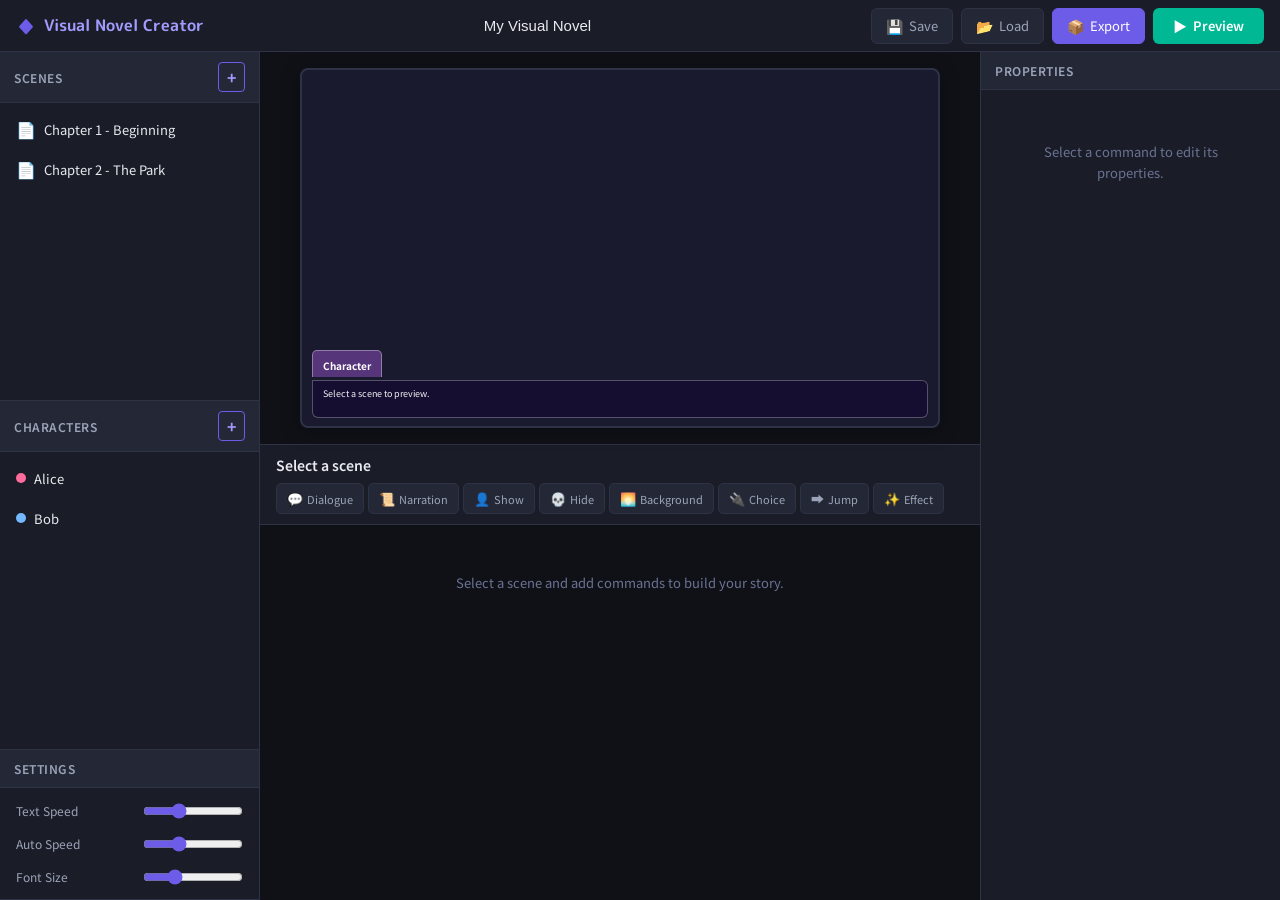
<file: index.html>
<!DOCTYPE html>
<html lang="ja">
<head>
  <meta charset="UTF-8">
  <meta name="viewport" content="width=device-width, initial-scale=1.0">
  <title>Visual Novel Creator</title>
  <link rel="stylesheet" href="css/style.css">
  <link rel="preconnect" href="https://fonts.googleapis.com">
  <link rel="preconnect" href="https://fonts.gstatic.com" crossorigin>
  <link href="https://fonts.googleapis.com/css2?family=Noto+Sans+JP:wght@300;400;500;700&family=M+PLUS+Rounded+1c:wght@400;700&display=swap" rel="stylesheet">
</head>
<body>
  <!-- ===== Top Navigation Bar ===== -->
  <header id="app-header">
    <div class="header-left">
      <div class="logo">
        <span class="logo-icon">&#9830;</span>
        <span class="logo-text">Visual Novel Creator</span>
      </div>
    </div>
    <div class="header-center">
      <input type="text" id="project-title" value="My Visual Novel" placeholder="Project Title">
    </div>
    <div class="header-right">
      <button id="btn-save-project" class="header-btn" title="Save Project">
        <span class="btn-icon">&#128190;</span> Save
      </button>
      <button id="btn-load-project" class="header-btn" title="Load Project">
        <span class="btn-icon">&#128194;</span> Load
      </button>
      <button id="btn-export" class="header-btn btn-accent" title="Export as HTML">
        <span class="btn-icon">&#128230;</span> Export
      </button>
      <button id="btn-preview" class="header-btn btn-primary" title="Preview Game">
        <span class="btn-icon">&#9654;</span> Preview
      </button>
    </div>
  </header>

  <!-- ===== Editor View ===== -->
  <main id="editor-view">
    <!-- Left Sidebar: Scenes & Characters -->
    <aside id="sidebar">
      <!-- Scenes Panel -->
      <div class="sidebar-panel" id="scenes-panel">
        <div class="panel-header">
          <h3>Scenes</h3>
          <button id="btn-add-scene" class="btn-small btn-add" title="Add Scene">+</button>
        </div>
        <div class="panel-content" id="scene-list">
          <!-- Scene items rendered by JS -->
        </div>
      </div>

      <!-- Characters Panel -->
      <div class="sidebar-panel" id="characters-panel">
        <div class="panel-header">
          <h3>Characters</h3>
          <button id="btn-add-character" class="btn-small btn-add" title="Add Character">+</button>
        </div>
        <div class="panel-content" id="character-list">
          <!-- Character items rendered by JS -->
        </div>
      </div>

      <!-- Settings Panel -->
      <div class="sidebar-panel" id="settings-panel">
        <div class="panel-header">
          <h3>Settings</h3>
        </div>
        <div class="panel-content">
          <label class="setting-row">
            <span>Text Speed</span>
            <input type="range" id="setting-text-speed" min="10" max="100" value="40">
          </label>
          <label class="setting-row">
            <span>Auto Speed</span>
            <input type="range" id="setting-auto-speed" min="500" max="5000" value="2000" step="100">
          </label>
          <label class="setting-row">
            <span>Font Size</span>
            <input type="range" id="setting-font-size" min="14" max="28" value="18">
          </label>
        </div>
      </div>
    </aside>

    <!-- Main Editor Area -->
    <section id="editor-main">
      <!-- Scene Preview -->
      <div id="scene-preview-container">
        <div id="scene-preview">
          <div id="preview-bg"></div>
          <div id="preview-characters">
            <div class="preview-char-slot" data-position="left"></div>
            <div class="preview-char-slot" data-position="center"></div>
            <div class="preview-char-slot" data-position="right"></div>
          </div>
          <div id="preview-textbox">
            <div id="preview-name-plate">
              <span id="preview-name">Character</span>
            </div>
            <div id="preview-dialogue-wrap">
              <div id="preview-text">Dialogue text appears here...</div>
            </div>
          </div>
        </div>
      </div>

      <!-- Command Editor -->
      <div id="command-editor">
        <div class="command-editor-header">
          <h3 id="current-scene-name">Select a scene</h3>
          <div class="command-toolbar">
            <button class="cmd-btn" data-type="dialogue" title="Add Dialogue">
              <span>&#128172;</span> Dialogue
            </button>
            <button class="cmd-btn" data-type="narration" title="Add Narration">
              <span>&#128220;</span> Narration
            </button>
            <button class="cmd-btn" data-type="show" title="Show Character">
              <span>&#128100;</span> Show
            </button>
            <button class="cmd-btn" data-type="hide" title="Hide Character">
              <span>&#128128;</span> Hide
            </button>
            <button class="cmd-btn" data-type="bg" title="Change Background">
              <span>&#127749;</span> Background
            </button>
            <button class="cmd-btn" data-type="choice" title="Add Choice">
              <span>&#128268;</span> Choice
            </button>
            <button class="cmd-btn" data-type="jump" title="Jump to Scene">
              <span>&#10145;</span> Jump
            </button>
            <button class="cmd-btn" data-type="effect" title="Add Effect">
              <span>&#10024;</span> Effect
            </button>
          </div>
        </div>
        <div id="command-list">
          <!-- Command items rendered by JS -->
          <div class="empty-state">
            <p>Select a scene and add commands to build your story.</p>
          </div>
        </div>
      </div>
    </section>

    <!-- Right Panel: Properties -->
    <aside id="properties-panel">
      <div class="panel-header">
        <h3>Properties</h3>
      </div>
      <div id="properties-content">
        <div class="empty-state">
          <p>Select a command to edit its properties.</p>
        </div>
      </div>
    </aside>
  </main>

  <!-- ===== Player View (Hidden by default) ===== -->
  <div id="player-view" class="hidden">
    <div id="player-container">
      <!-- Background -->
      <div id="player-bg"></div>

      <!-- Characters Layer -->
      <div id="player-characters">
        <div class="player-char" data-position="left"></div>
        <div class="player-char" data-position="center"></div>
        <div class="player-char" data-position="right"></div>
      </div>

      <!-- Effect overlay -->
      <div id="player-effect-overlay"></div>

      <!-- Choice overlay -->
      <div id="player-choices" class="hidden"></div>

      <!-- Text Box -->
      <div id="player-textbox">
        <div id="player-name-plate">
          <span id="player-char-name"></span>
        </div>
        <div id="player-dialogue-wrap">
          <div id="player-dialogue"></div>
          <div id="player-click-indicator">&#9660;</div>
        </div>
      </div>

      <!-- Player Controls -->
      <div id="player-controls">
        <button id="btn-player-auto" class="player-ctrl-btn" title="Auto">Auto</button>
        <button id="btn-player-skip" class="player-ctrl-btn" title="Skip">Skip</button>
        <button id="btn-player-log" class="player-ctrl-btn" title="Log">Log</button>
        <button id="btn-player-save" class="player-ctrl-btn" title="Save">Save</button>
        <button id="btn-player-load" class="player-ctrl-btn" title="Load">Load</button>
        <button id="btn-player-close" class="player-ctrl-btn btn-close" title="Close">Close</button>
      </div>
    </div>

    <!-- Log Overlay -->
    <div id="player-log-overlay" class="hidden">
      <div id="player-log-content">
        <div class="log-header">
          <h3>Text Log</h3>
          <button id="btn-close-log" class="btn-small">&times;</button>
        </div>
        <div id="log-entries"></div>
      </div>
    </div>

    <!-- Save/Load Overlay -->
    <div id="player-saveload-overlay" class="hidden">
      <div id="player-saveload-content">
        <div class="saveload-header">
          <h3 id="saveload-title">Save</h3>
          <button id="btn-close-saveload" class="btn-small">&times;</button>
        </div>
        <div id="saveload-slots"></div>
      </div>
    </div>
  </div>

  <!-- ===== Modals ===== -->
  <!-- Character Editor Modal -->
  <div id="modal-character" class="modal hidden">
    <div class="modal-backdrop"></div>
    <div class="modal-content">
      <div class="modal-header">
        <h3 id="modal-char-title">Add Character</h3>
        <button class="btn-modal-close">&times;</button>
      </div>
      <div class="modal-body">
        <div class="form-group">
          <label>Character Name</label>
          <input type="text" id="char-name-input" placeholder="e.g. Alice">
        </div>
        <div class="form-group">
          <label>Name Color</label>
          <input type="color" id="char-color-input" value="#ff6b9d">
        </div>
        <div class="form-group">
          <label>Expressions</label>
          <div id="char-expressions">
            <div class="expression-item" data-expression="default">
              <div class="expression-preview">
                <span class="no-image">No Image</span>
              </div>
              <span class="expression-label">Default</span>
              <button class="btn-upload-expression btn-small">Upload</button>
            </div>
          </div>
          <button id="btn-add-expression" class="btn-small btn-add">+ Add Expression</button>
        </div>
      </div>
      <div class="modal-footer">
        <button id="btn-char-cancel" class="btn-secondary">Cancel</button>
        <button id="btn-char-save" class="btn-primary">Save</button>
      </div>
    </div>
  </div>

  <!-- Background Upload Modal -->
  <div id="modal-bg" class="modal hidden">
    <div class="modal-backdrop"></div>
    <div class="modal-content modal-sm">
      <div class="modal-header">
        <h3>Set Background</h3>
        <button class="btn-modal-close">&times;</button>
      </div>
      <div class="modal-body">
        <div class="form-group">
          <label>Upload Background Image</label>
          <div id="bg-upload-area" class="upload-area">
            <p>Click or drag image here</p>
            <input type="file" id="bg-file-input" accept="image/*" class="file-input-hidden">
          </div>
          <div id="bg-preview-area" class="hidden">
            <img id="bg-preview-img" alt="Background preview">
          </div>
        </div>
      </div>
      <div class="modal-footer">
        <button id="btn-bg-cancel" class="btn-secondary">Cancel</button>
        <button id="btn-bg-save" class="btn-primary">Set Background</button>
      </div>
    </div>
  </div>

  <!-- Export Modal -->
  <div id="modal-export" class="modal hidden">
    <div class="modal-backdrop"></div>
    <div class="modal-content modal-sm">
      <div class="modal-header">
        <h3>Export Visual Novel</h3>
        <button class="btn-modal-close">&times;</button>
      </div>
      <div class="modal-body">
        <div class="form-group">
          <label>Project Title</label>
          <input type="text" id="export-title" placeholder="My Visual Novel">
        </div>
        <div class="form-group">
          <label>Author</label>
          <input type="text" id="export-author" placeholder="Author Name">
        </div>
        <p class="export-info">Your visual novel will be exported as a single HTML file that can be opened in any browser.</p>
      </div>
      <div class="modal-footer">
        <button id="btn-export-cancel" class="btn-secondary">Cancel</button>
        <button id="btn-export-confirm" class="btn-primary">Export HTML</button>
      </div>
    </div>
  </div>

  <!-- Background Removal Modal -->
  <div id="modal-bg-remove" class="modal hidden">
    <div class="modal-backdrop"></div>
    <div class="modal-content modal-bg-remove">
      <div class="modal-header">
        <h3>&#10024; Remove Background</h3>
        <button class="btn-modal-close">&times;</button>
      </div>
      <div class="modal-body">
        <div class="bgr-layout">
          <div class="bgr-canvas-area">
            <div class="bgr-canvas-label">Click on background color to remove</div>
            <canvas id="bgr-canvas"></canvas>
          </div>
          <div class="bgr-controls">
            <div class="form-group">
              <label>Tolerance (色の許容範囲)</label>
              <div style="display:flex;align-items:center;gap:8px;">
                <input type="range" id="bgr-tolerance" min="5" max="120" value="30" style="flex:1;accent-color:var(--accent-primary);">
                <span id="bgr-tolerance-val" style="min-width:30px;text-align:right;font-size:13px;">30</span>
              </div>
            </div>
            <div class="bgr-buttons">
              <button id="btn-bgr-auto" class="btn-primary" style="width:100%">&#128247; Auto Detect &amp; Remove</button>
              <button id="btn-bgr-reset" class="btn-secondary" style="width:100%;margin-top:6px">&#8635; Reset</button>
            </div>
            <div class="bgr-tip">
              <strong>使い方:</strong><br>
              1. 画像の背景部分をクリックして色を指定<br>
              2. または「Auto Detect」で自動検出<br>
              3. Toleranceで除去範囲を調整
            </div>
            <div id="bgr-selected-color" class="bgr-color-display hidden">
              <span>Selected Color:</span>
              <span id="bgr-color-swatch"></span>
              <button id="btn-bgr-apply-click" class="btn-primary" style="margin-top:8px;width:100%">Apply Removal</button>
            </div>
          </div>
        </div>
      </div>
      <div class="modal-footer">
        <button id="btn-bgr-cancel" class="btn-secondary">Cancel</button>
        <button id="btn-bgr-confirm" class="btn-primary">&#10003; Use This Image</button>
      </div>
    </div>
  </div>

  <!-- Hidden file inputs -->
  <input type="file" id="load-project-input" accept=".json,.vnproject" class="file-input-hidden">
  <input type="file" id="expression-file-input" accept="image/*" class="file-input-hidden">

  <!-- Scripts -->
  <script src="js/app.js"></script>
  <script src="js/editor.js"></script>
  <script src="js/player.js"></script>
  <script src="js/exporter.js"></script>
</body>
</html>
</file>
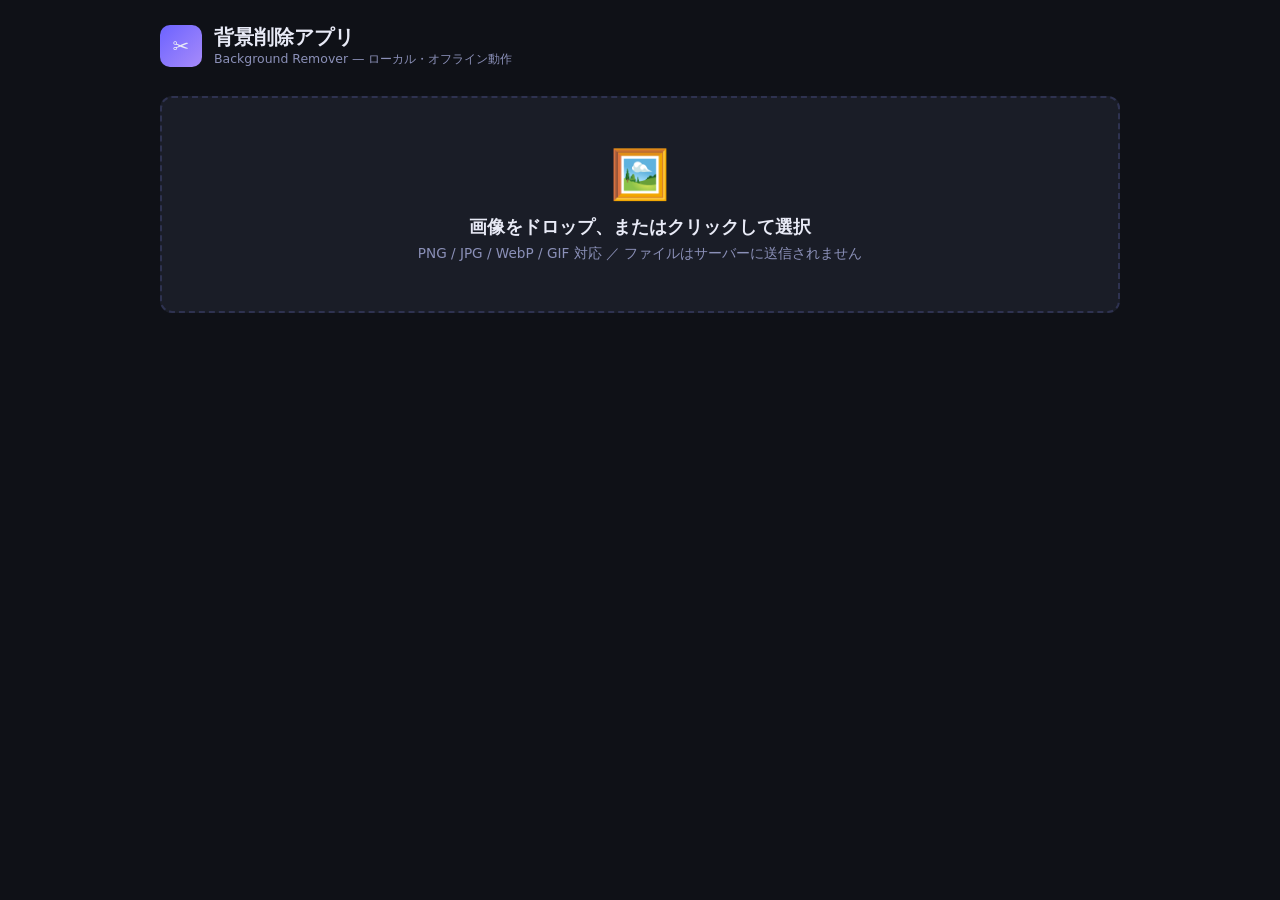
<file: bg-remover.html>
<!DOCTYPE html>
<html lang="ja">
<head>
  <meta charset="UTF-8">
  <meta name="viewport" content="width=device-width, initial-scale=1.0">
  <title>背景削除アプリ / Background Remover</title>
  <style>
    *, *::before, *::after { box-sizing: border-box; margin: 0; padding: 0; }

    :root {
      --bg:        #0f1117;
      --surface:   #1a1d27;
      --surface2:  #22263a;
      --border:    #2e3250;
      --accent:    #6c63ff;
      --accent2:   #a78bfa;
      --text:      #e8eaf6;
      --text-sub:  #8b90b8;
      --danger:    #ef4444;
      --success:   #22c55e;
      --radius:    12px;
    }

    body {
      background: var(--bg);
      color: var(--text);
      font-family: system-ui, -apple-system, 'Segoe UI', sans-serif;
      min-height: 100vh;
      display: flex;
      flex-direction: column;
      align-items: center;
      padding: 24px 16px 48px;
    }

    /* ── Header ────────────────────────────────────── */
    header {
      width: 100%;
      max-width: 960px;
      display: flex;
      align-items: center;
      gap: 12px;
      margin-bottom: 28px;
    }
    .logo-icon {
      width: 42px; height: 42px;
      background: linear-gradient(135deg, var(--accent), var(--accent2));
      border-radius: 10px;
      display: grid; place-items: center;
      font-size: 20px;
    }
    .logo-text h1 { font-size: 1.25rem; font-weight: 700; }
    .logo-text p  { font-size: 0.78rem; color: var(--text-sub); }

    /* ── Upload area ────────────────────────────────── */
    #upload-area {
      width: 100%;
      max-width: 960px;
      border: 2px dashed var(--border);
      border-radius: var(--radius);
      background: var(--surface);
      padding: 48px 24px;
      text-align: center;
      cursor: pointer;
      transition: border-color .2s, background .2s;
    }
    #upload-area.drag-over,
    #upload-area:hover {
      border-color: var(--accent);
      background: #1e2035;
    }
    #upload-area.hidden { display: none; }
    #upload-area .upload-icon { font-size: 48px; margin-bottom: 12px; }
    #upload-area h2 { font-size: 1.1rem; margin-bottom: 6px; }
    #upload-area p  { font-size: 0.85rem; color: var(--text-sub); }
    #file-input { display: none; }

    /* ── Main workspace ─────────────────────────────── */
    #workspace {
      width: 100%;
      max-width: 960px;
      display: none;
      flex-direction: column;
      gap: 16px;
    }
    #workspace.visible { display: flex; }

    /* Toolbar above canvas */
    .toolbar {
      display: flex;
      align-items: center;
      gap: 10px;
      flex-wrap: wrap;
    }
    .toolbar-label {
      font-size: 0.78rem;
      color: var(--text-sub);
      white-space: nowrap;
    }

    /* ── Canvas wrapper ─────────────────────────────── */
    #canvas-wrap {
      position: relative;
      border-radius: var(--radius);
      overflow: auto;
      background:
        linear-gradient(45deg, #555 25%, transparent 25%) 0 0 / 16px 16px,
        linear-gradient(-45deg, #555 25%, transparent 25%) 0 8px / 16px 16px,
        linear-gradient(45deg, transparent 75%, #555 75%) 8px -8px / 16px 16px,
        linear-gradient(-45deg, transparent 75%, #555 75%) -8px 0 / 16px 16px,
        #3a3a3a;
      max-height: 520px;
      border: 1px solid var(--border);
      cursor: crosshair;
    }
    #canvas-wrap canvas {
      display: block;
      max-width: 100%;
    }

    /* Color-pick cursor hint */
    #canvas-wrap.picking { cursor: crosshair; }

    /* ── Controls panel ─────────────────────────────── */
    .panel {
      background: var(--surface);
      border: 1px solid var(--border);
      border-radius: var(--radius);
      padding: 18px 20px;
      display: flex;
      flex-direction: column;
      gap: 14px;
    }
    .panel-row {
      display: flex;
      align-items: center;
      gap: 12px;
      flex-wrap: wrap;
    }
    .panel-row label {
      font-size: 0.85rem;
      color: var(--text-sub);
      white-space: nowrap;
      min-width: 80px;
    }

    /* Tolerance slider */
    #tol-range {
      flex: 1;
      min-width: 120px;
      accent-color: var(--accent);
      cursor: pointer;
    }
    #tol-val {
      font-size: 0.85rem;
      font-variant-numeric: tabular-nums;
      min-width: 30px;
      text-align: right;
      font-weight: 600;
      color: var(--accent2);
    }

    /* Color swatch row */
    #swatch-row { display: none; }
    #swatch-row.visible { display: flex; }
    .color-swatch {
      width: 28px; height: 28px;
      border-radius: 6px;
      border: 2px solid var(--border);
      flex-shrink: 0;
    }
    .swatch-info {
      font-size: 0.8rem;
      color: var(--text-sub);
      display: flex;
      flex-direction: column;
      gap: 2px;
    }
    .swatch-info strong { color: var(--text); font-size: 0.85rem; }

    /* Buttons */
    .btn {
      display: inline-flex;
      align-items: center;
      gap: 6px;
      padding: 9px 16px;
      border-radius: 8px;
      border: none;
      font-size: 0.85rem;
      font-weight: 600;
      cursor: pointer;
      transition: opacity .15s, transform .1s;
      white-space: nowrap;
    }
    .btn:active { transform: scale(.97); }
    .btn:disabled { opacity: .4; cursor: default; }
    .btn-primary   { background: var(--accent); color: #fff; }
    .btn-secondary { background: var(--surface2); color: var(--text); border: 1px solid var(--border); }
    .btn-danger    { background: var(--danger); color: #fff; }
    .btn-success   { background: var(--success); color: #fff; }
    .btn-sm { padding: 6px 12px; font-size: 0.78rem; }

    /* ── Mode pills ─────────────────────────────────── */
    .mode-group {
      display: flex;
      gap: 6px;
      background: var(--surface2);
      border: 1px solid var(--border);
      border-radius: 8px;
      padding: 4px;
    }
    .mode-btn {
      padding: 5px 12px;
      border-radius: 6px;
      border: none;
      background: transparent;
      color: var(--text-sub);
      font-size: 0.8rem;
      font-weight: 600;
      cursor: pointer;
      transition: background .15s, color .15s;
    }
    .mode-btn.active {
      background: var(--accent);
      color: #fff;
    }

    /* ── Status bar ─────────────────────────────────── */
    #status {
      font-size: 0.8rem;
      color: var(--text-sub);
      min-height: 20px;
      display: flex;
      align-items: center;
      gap: 6px;
    }
    #status .dot {
      width: 7px; height: 7px;
      border-radius: 50%;
      background: var(--text-sub);
    }
    #status.busy .dot { background: var(--accent); animation: pulse 1s infinite; }
    #status.ok   .dot { background: var(--success); }
    @keyframes pulse {
      0%,100% { opacity: 1; } 50% { opacity: .3; }
    }

    /* ── Tips ───────────────────────────────────────── */
    .tips {
      font-size: 0.78rem;
      color: var(--text-sub);
      line-height: 1.7;
      background: var(--surface2);
      border-left: 3px solid var(--accent);
      border-radius: 0 8px 8px 0;
      padding: 10px 14px;
    }
    .tips strong { color: var(--accent2); }

    /* ── Action row ─────────────────────────────────── */
    .action-row {
      display: flex;
      gap: 10px;
      flex-wrap: wrap;
    }

    /* ── Upload new ─────────────────────────────────── */
    #btn-new {
      font-size: 0.78rem;
      color: var(--text-sub);
      background: none;
      border: none;
      cursor: pointer;
      text-decoration: underline;
    }
    #btn-new:hover { color: var(--text); }
  </style>
</head>
<body>

  <header>
    <div class="logo-icon">✂️</div>
    <div class="logo-text">
      <h1>背景削除アプリ</h1>
      <p>Background Remover — ローカル・オフライン動作</p>
    </div>
  </header>

  <!-- ── Upload zone ── -->
  <div id="upload-area">
    <div class="upload-icon">🖼️</div>
    <h2>画像をドロップ、またはクリックして選択</h2>
    <p>PNG / JPG / WebP / GIF 対応 ／ ファイルはサーバーに送信されません</p>
    <input type="file" id="file-input" accept="image/*">
  </div>

  <!-- ── Main workspace ── -->
  <div id="workspace">

    <!-- Toolbar -->
    <div class="toolbar">
      <span class="toolbar-label">表示モード:</span>
      <div class="mode-group">
        <button class="mode-btn active" id="mode-result">処理後</button>
        <button class="mode-btn" id="mode-original">元画像</button>
      </div>
      <button id="btn-new" style="margin-left:auto">別の画像を開く</button>
    </div>

    <!-- Canvas -->
    <div id="canvas-wrap">
      <canvas id="main-canvas"></canvas>
    </div>

    <!-- Status -->
    <div id="status"><span class="dot"></span><span id="status-text">画像の背景部分をクリックして色を選択してください</span></div>

    <!-- Controls panel -->
    <div class="panel">

      <!-- Tolerance -->
      <div class="panel-row">
        <label for="tol-range">許容誤差</label>
        <input type="range" id="tol-range" min="5" max="120" value="30">
        <span id="tol-val">30</span>
      </div>

      <!-- Selected color -->
      <div class="panel-row" id="swatch-row">
        <label>選択色</label>
        <div id="swatch" class="color-swatch"></div>
        <div class="swatch-info">
          <strong id="swatch-hex">#000000</strong>
          <span id="swatch-rgb">rgb(0, 0, 0)</span>
        </div>
        <button class="btn btn-primary btn-sm" id="btn-apply-click">この色を除去</button>
      </div>

      <!-- Action buttons -->
      <div class="action-row">
        <button class="btn btn-primary" id="btn-auto">⚡ 自動検出 &amp; 除去</button>
        <button class="btn btn-secondary" id="btn-reset">↺ リセット</button>
        <button class="btn btn-success" id="btn-download" disabled>⬇ PNG 保存</button>
      </div>

      <!-- Tips -->
      <div class="tips">
        <strong>使い方:</strong><br>
        1. <strong>クリック除去</strong> — キャンバス上の背景部分をクリックして色を選び「この色を除去」<br>
        2. <strong>自動検出</strong> — 四隅の色を背景と見なして一括除去<br>
        3. <strong>許容誤差</strong> で除去する色の幅を調整（大きいほど広範囲）<br>
        4. 複数回クリックして除去を重ねることができます<br>
        5. 満足したら <strong>PNG 保存</strong> でダウンロード
      </div>
    </div>
  </div>

  <script>
  (() => {
    'use strict';

    /* ── State ───────────────────────────────────────── */
    const state = {
      original: null,   // ImageData (original)
      current:  null,   // ImageData (working copy)
      selectedColor: null,  // [r, g, b]
      showResult: true,
    };

    /* ── DOM refs ────────────────────────────────────── */
    const uploadArea  = document.getElementById('upload-area');
    const fileInput   = document.getElementById('file-input');
    const workspace   = document.getElementById('workspace');
    const canvas      = document.getElementById('main-canvas');
    const ctx         = canvas.getContext('2d', { willReadFrequently: true });
    const tolRange    = document.getElementById('tol-range');
    const tolVal      = document.getElementById('tol-val');
    const swatchRow   = document.getElementById('swatch-row');
    const swatch      = document.getElementById('swatch');
    const swatchHex   = document.getElementById('swatch-hex');
    const swatchRgb   = document.getElementById('swatch-rgb');
    const btnApply    = document.getElementById('btn-apply-click');
    const btnAuto     = document.getElementById('btn-auto');
    const btnReset    = document.getElementById('btn-reset');
    const btnDownload = document.getElementById('btn-download');
    const btnNew      = document.getElementById('btn-new');
    const modeResult  = document.getElementById('mode-result');
    const modeOriginal= document.getElementById('mode-original');
    const statusEl    = document.getElementById('status');
    const statusText  = document.getElementById('status-text');

    /* ── Helpers ─────────────────────────────────────── */
    function setStatus(msg, type = '') {
      statusText.textContent = msg;
      statusEl.className = type;
    }

    function rgbToHex(r, g, b) {
      return '#' + [r,g,b].map(v => v.toString(16).padStart(2,'0')).join('');
    }

    function getTolerance() {
      return parseInt(tolRange.value, 10);
    }

    /* ── Load image ──────────────────────────────────── */
    function loadImage(file) {
      if (!file || !file.type.startsWith('image/')) {
        setStatus('画像ファイルを選択してください', '');
        return;
      }
      const reader = new FileReader();
      reader.onload = (e) => initCanvas(e.target.result, file.name);
      reader.readAsDataURL(file);
    }

    function initCanvas(dataUrl, filename) {
      const img = new Image();
      img.onload = () => {
        // Scale down for display (max 880px wide or 500px tall)
        const maxW = 880, maxH = 500;
        let w = img.width, h = img.height;
        if (w > maxW) { h = Math.round(h * maxW / w); w = maxW; }
        if (h > maxH) { w = Math.round(w * maxH / h); h = maxH; }

        canvas.width  = w;
        canvas.height = h;
        canvas.style.width  = w + 'px';
        canvas.style.height = h + 'px';

        ctx.clearRect(0, 0, w, h);
        ctx.drawImage(img, 0, 0, w, h);

        const imageData = ctx.getImageData(0, 0, w, h);
        state.original = cloneImageData(imageData);
        state.current  = cloneImageData(imageData);
        state.selectedColor = null;
        state.showResult = true;

        swatchRow.classList.remove('visible');
        modeResult.classList.add('active');
        modeOriginal.classList.remove('active');
        btnDownload.disabled = false;

        uploadArea.classList.add('hidden');
        workspace.classList.add('visible');

        setStatus(`「${filename}」を読み込みました — 背景をクリックして色を選択してください`, 'ok');
        setTimeout(() => setStatus('背景部分をクリックして色を選択してください'), 2000);
      };
      img.src = dataUrl;
    }

    /* ── ImageData clone ─────────────────────────────── */
    function cloneImageData(src) {
      return new ImageData(new Uint8ClampedArray(src.data), src.width, src.height);
    }

    /* ── Flood-fill background removal ──────────────── */
    function removeColorByFloodFill(bgR, bgG, bgB) {
      if (!state.current) return;
      const src = state.current;
      const newData = new Uint8ClampedArray(src.data);
      const w = src.width, h = src.height;
      const tol = getTolerance();
      const visited = new Uint8Array(w * h);

      const colorMatch = (di) => {
        const dr = newData[di]   - bgR;
        const dg = newData[di+1] - bgG;
        const db = newData[di+2] - bgB;
        return (dr*dr + dg*dg + db*db) <= tol * tol;
      };

      // BFS from all four corners
      const queue = new Int32Array(w * h);
      let head = 0, tail = 0;
      [[0,0],[w-1,0],[0,h-1],[w-1,h-1]].forEach(([cx, cy]) => {
        const idx = cy * w + cx;
        if (!visited[idx]) { visited[idx] = 1; queue[tail++] = idx; }
      });

      while (head < tail) {
        const pixIdx = queue[head++];
        const di = pixIdx * 4;
        if (!colorMatch(di)) continue;

        // Make fully transparent
        newData[di + 3] = 0;

        const x = pixIdx % w;
        const y = (pixIdx / w) | 0;

        const tryPush = (ni) => {
          if (!visited[ni]) { visited[ni] = 1; queue[tail++] = ni; }
        };
        if (x > 0)   tryPush(pixIdx - 1);
        if (x < w-1) tryPush(pixIdx + 1);
        if (y > 0)   tryPush(pixIdx - w);
        if (y < h-1) tryPush(pixIdx + w);
      }

      // Soft edge: for semi-transparent fringe pixels near removed area
      applyEdgeSoftening(newData, w, h);

      state.current = new ImageData(newData, w, h);
      redraw();
    }

    /* ── Edge softening (reduce harsh borders) ─────── */
    function applyEdgeSoftening(data, w, h) {
      // For each transparent pixel, blend neighbours that are opaque → reduce fringe
      // Simple single-pass alpha erosion on boundary pixels
      const copy = new Uint8ClampedArray(data);
      for (let y = 1; y < h - 1; y++) {
        for (let x = 1; x < w - 1; x++) {
          const i = (y * w + x) * 4;
          if (copy[i + 3] === 0) continue; // already transparent
          // Count transparent neighbours
          let transp = 0;
          const ns = [
            ((y-1)*w + x)*4, ((y+1)*w + x)*4,
            (y*w + x-1)*4,   (y*w + x+1)*4,
          ];
          for (const ni of ns) if (copy[ni+3] === 0) transp++;
          if (transp >= 2) {
            // Partially fade this pixel
            data[i + 3] = Math.round(copy[i + 3] * (1 - transp * 0.18));
          }
        }
      }
    }

    /* ── Redraw canvas ───────────────────────────────── */
    function redraw() {
      const imageData = state.showResult ? state.current : state.original;
      ctx.clearRect(0, 0, canvas.width, canvas.height);
      ctx.putImageData(imageData, 0, 0);
    }

    /* ── Auto-detect ─────────────────────────────────── */
    function autoRemove() {
      if (!state.current) return;
      setStatus('自動検出中...', 'busy');

      // Use Web Worker-like technique: defer to next frame so UI can update
      requestAnimationFrame(() => {
        const data = state.current.data;
        // Top-left corner pixel as background color
        const bgR = data[0], bgG = data[1], bgB = data[2];
        removeColorByFloodFill(bgR, bgG, bgB);
        setStatus('背景を除去しました。さらに除去したい箇所があればクリックしてください', 'ok');
      });
    }

    /* ── Reset ───────────────────────────────────────── */
    function resetImage() {
      if (!state.original) return;
      state.current = cloneImageData(state.original);
      state.selectedColor = null;
      state.showResult = true;
      swatchRow.classList.remove('visible');
      modeResult.classList.add('active');
      modeOriginal.classList.remove('active');
      redraw();
      setStatus('元の画像に戻しました', '');
    }

    /* ── Download PNG ─────────────────────────────────── */
    function downloadPng() {
      if (!state.current) return;
      // Temporarily draw current result
      const tmp = document.createElement('canvas');
      tmp.width  = canvas.width;
      tmp.height = canvas.height;
      const tc = tmp.getContext('2d');
      tc.putImageData(state.current, 0, 0);
      const url = tmp.toDataURL('image/png');
      const a = document.createElement('a');
      a.href = url;
      a.download = 'bg_removed.png';
      a.click();
      setStatus('PNG を保存しました', 'ok');
    }

    /* ── Canvas click: pick color ────────────────────── */
    canvas.addEventListener('click', (e) => {
      if (!state.current) return;
      const rect = canvas.getBoundingClientRect();
      const scaleX = canvas.width  / rect.width;
      const scaleY = canvas.height / rect.height;
      const x = Math.floor((e.clientX - rect.left)  * scaleX);
      const y = Math.floor((e.clientY - rect.top)   * scaleY);

      const pixel = ctx.getImageData(x, y, 1, 1).data;
      const r = pixel[0], g = pixel[1], b = pixel[2];
      state.selectedColor = [r, g, b];

      swatch.style.background = `rgb(${r},${g},${b})`;
      swatchHex.textContent   = rgbToHex(r, g, b);
      swatchRgb.textContent   = `rgb(${r}, ${g}, ${b})`;
      swatchRow.classList.add('visible');

      setStatus(`色を選択しました: ${rgbToHex(r, g, b)} — 「この色を除去」をクリックしてください`, '');
    });

    /* ── Tolerance slider ───────────────────────────── */
    tolRange.addEventListener('input', () => {
      tolVal.textContent = tolRange.value;
    });

    /* ── Buttons ────────────────────────────────────── */
    btnApply.addEventListener('click', () => {
      if (!state.selectedColor) return;
      const [r, g, b] = state.selectedColor;
      setStatus('除去中...', 'busy');
      requestAnimationFrame(() => {
        removeColorByFloodFill(r, g, b);
        setStatus('除去しました。続けてクリックするか、PNG を保存してください', 'ok');
      });
    });

    btnAuto.addEventListener('click', autoRemove);
    btnReset.addEventListener('click', resetImage);
    btnDownload.addEventListener('click', downloadPng);
    btnNew.addEventListener('click', () => {
      uploadArea.classList.remove('hidden');
      workspace.classList.remove('visible');
      fileInput.value = '';
    });

    /* ── View mode toggle ───────────────────────────── */
    modeResult.addEventListener('click', () => {
      state.showResult = true;
      modeResult.classList.add('active');
      modeOriginal.classList.remove('active');
      redraw();
    });
    modeOriginal.addEventListener('click', () => {
      state.showResult = false;
      modeOriginal.classList.add('active');
      modeResult.classList.remove('active');
      redraw();
    });

    /* ── File input & drag-and-drop ─────────────────── */
    uploadArea.addEventListener('click', () => fileInput.click());
    fileInput.addEventListener('change', (e) => {
      if (e.target.files[0]) loadImage(e.target.files[0]);
    });

    uploadArea.addEventListener('dragover', (e) => {
      e.preventDefault();
      uploadArea.classList.add('drag-over');
    });
    uploadArea.addEventListener('dragleave', () => {
      uploadArea.classList.remove('drag-over');
    });
    uploadArea.addEventListener('drop', (e) => {
      e.preventDefault();
      uploadArea.classList.remove('drag-over');
      const file = e.dataTransfer.files[0];
      if (file) loadImage(file);
    });

    // Also accept drops anywhere on the page when upload is shown
    document.addEventListener('dragover', (e) => e.preventDefault());
    document.addEventListener('drop', (e) => {
      e.preventDefault();
      if (!workspace.classList.contains('visible')) {
        const file = e.dataTransfer.files[0];
        if (file) loadImage(file);
      }
    });

    /* ── Keyboard shortcut: R = reset, D = download ── */
    document.addEventListener('keydown', (e) => {
      if (!workspace.classList.contains('visible')) return;
      if (e.target.tagName === 'INPUT') return;
      if (e.key === 'r' || e.key === 'R') resetImage();
      if (e.key === 'd' || e.key === 'D') downloadPng();
      if (e.key === 'a' || e.key === 'A') autoRemove();
    });
  })();
  </script>
</body>
</html>
</file>
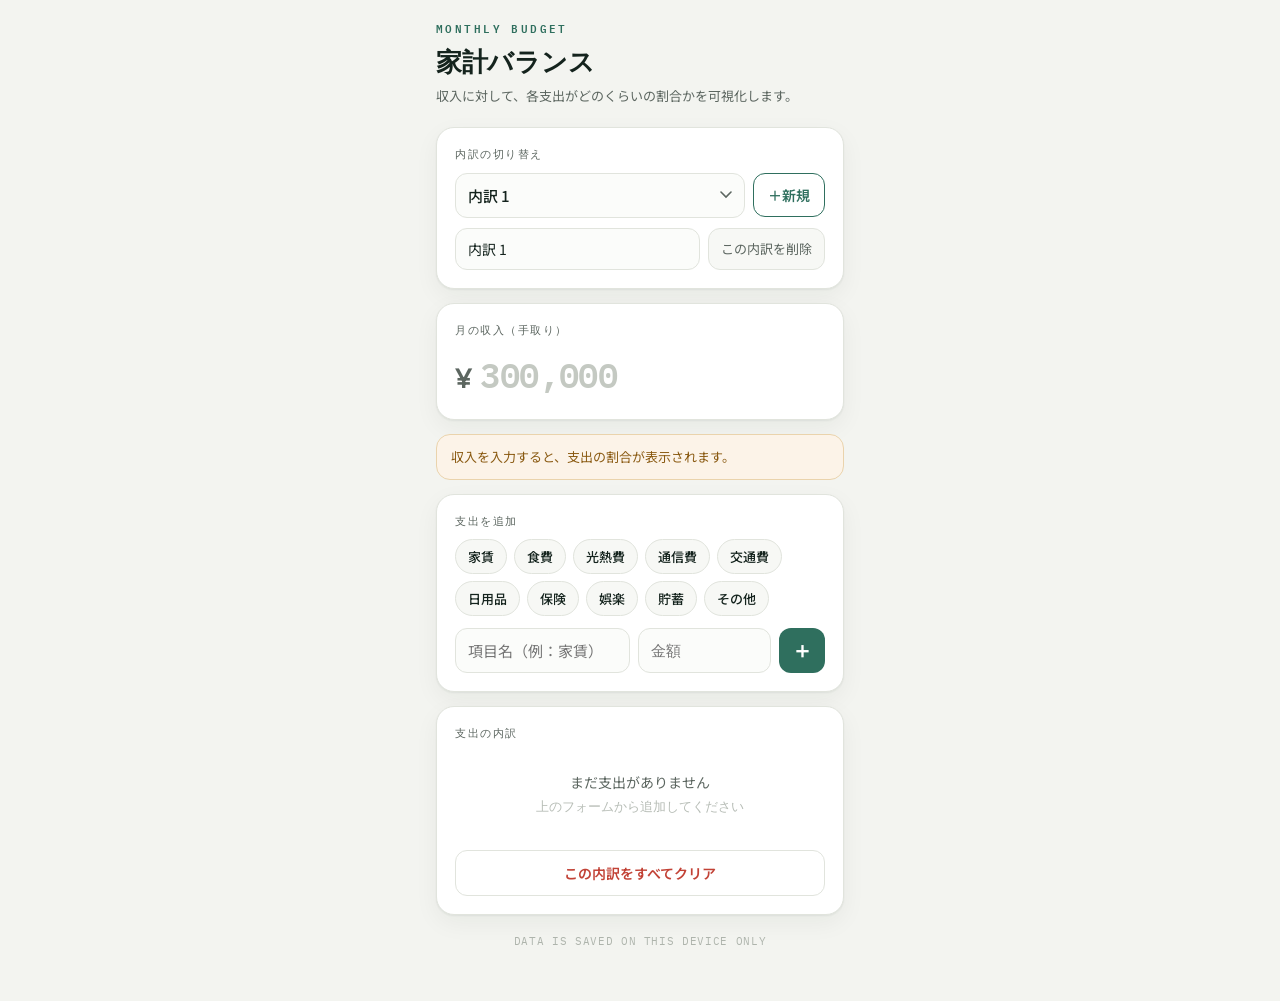
<file: kakeibalance.html>
<!DOCTYPE html>
<html lang="ja">
<head>
<meta charset="UTF-8">
<meta name="viewport" content="width=device-width, initial-scale=1.0, viewport-fit=cover">
<meta name="theme-color" content="#12211C">
<title>家計バランス — 収入に対する支出の割合</title>
<link rel="manifest" href="manifest.webmanifest">
<link rel="icon" href="icons/icon-192.png">
<link rel="apple-touch-icon" href="icons/icon-192.png">
<meta name="mobile-web-app-capable" content="yes">
<meta name="apple-mobile-web-app-capable" content="yes">
<meta name="apple-mobile-web-app-title" content="家計バランス">
<link rel="preconnect" href="https://fonts.googleapis.com">
<link rel="preconnect" href="https://fonts.gstatic.com" crossorigin>
<link href="https://fonts.googleapis.com/css2?family=Space+Grotesk:wght@500;600;700&family=IBM+Plex+Mono:wght@400;500;600&family=Noto+Sans+JP:wght@400;500;700&display=swap" rel="stylesheet">
<style>
  :root{
    --paper:#F3F4F0;--card:#FFFFFF;--ink:#14231D;--ink-soft:#5C6660;--line:#E1E4DD;
    --teal:#2F6F5E;--teal-deep:#1F5344;--amber:#C98A1E;--danger:#C24236;
    --shadow:0 1px 2px rgba(20,35,29,.06),0 8px 24px rgba(20,35,29,.05);
    --seg-0:#2F6F5E;--seg-1:#3F8C74;--seg-2:#57A88C;--seg-3:#7BBBA3;--seg-4:#A3D0BF;--seg-5:#C9836A;--seg-6:#D7A24C;--seg-7:#8A9A93;
  }
  *{box-sizing:border-box;-webkit-tap-highlight-color:transparent;}
  html,body{margin:0;padding:0;}
  body{font-family:"Noto Sans JP",system-ui,sans-serif;background:var(--paper);color:var(--ink);line-height:1.5;-webkit-font-smoothing:antialiased;padding:env(safe-area-inset-top) env(safe-area-inset-right) env(safe-area-inset-bottom) env(safe-area-inset-left);}
  .num{font-family:"IBM Plex Mono",monospace;font-variant-numeric:tabular-nums;}
  .wrap{max-width:440px;margin:0 auto;padding:20px 16px 40px;}
  .eyebrow{font-family:"IBM Plex Mono",monospace;font-size:11px;letter-spacing:.22em;text-transform:uppercase;color:var(--teal);font-weight:600;margin:0 0 6px;}
  h1{font-family:"Space Grotesk",sans-serif;font-size:26px;font-weight:700;letter-spacing:-.01em;margin:0 0 4px;}
  .sub{color:var(--ink-soft);font-size:13px;margin:0 0 22px;}
  .card{background:var(--card);border:1px solid var(--line);border-radius:18px;padding:18px;margin-bottom:14px;box-shadow:var(--shadow);}
  .card-label{font-family:"IBM Plex Mono",monospace;font-size:11px;letter-spacing:.14em;text-transform:uppercase;color:var(--ink-soft);font-weight:500;margin:0 0 10px;}
  .bd-row{display:flex;gap:8px;align-items:center;}
  #budget-select{flex:1;min-width:0;border:1px solid var(--line);border-radius:12px;background:#FBFCFA;font-family:"Noto Sans JP",sans-serif;font-size:15px;font-weight:500;color:var(--ink);padding:11px 34px 11px 12px;outline:none;-webkit-appearance:none;appearance:none;background-image:url("data:image/svg+xml,%3Csvg xmlns='http://www.w3.org/2000/svg' width='12' height='8' viewBox='0 0 12 8'%3E%3Cpath d='M1 1l5 5 5-5' stroke='%235C6660' stroke-width='1.6' fill='none' stroke-linecap='round'/%3E%3C/svg%3E");background-repeat:no-repeat;background-position:right 12px center;}
  #budget-select:focus{border-color:var(--teal);}
  .btn-ghost{border:1px solid var(--teal);background:#fff;color:var(--teal);border-radius:12px;padding:11px 14px;font-family:"Noto Sans JP",sans-serif;font-size:14px;font-weight:600;cursor:pointer;flex:none;transition:.15s;}
  .btn-ghost:active{background:var(--teal);color:#fff;}
  .bd-tools{display:flex;gap:8px;margin-top:10px;}
  #budget-name{flex:1;min-width:0;border:1px solid var(--line);border-radius:12px;padding:10px 12px;font-family:"Noto Sans JP",sans-serif;font-size:14px;color:var(--ink);background:#FBFCFA;outline:none;}
  #budget-name:focus{border-color:var(--teal);}
  .btn-mini{border:1px solid var(--line);background:#F7F8F5;color:var(--ink-soft);border-radius:12px;padding:0 12px;font-family:"Noto Sans JP",sans-serif;font-size:13px;cursor:pointer;flex:none;}
  .btn-mini:active{color:var(--danger);border-color:var(--danger);}
  .income-row{display:flex;align-items:baseline;gap:8px;}
  .yen{font-family:"Space Grotesk",sans-serif;font-size:28px;font-weight:600;color:var(--ink-soft);}
  #income{flex:1;min-width:0;border:none;background:transparent;font-family:"IBM Plex Mono",monospace;font-variant-numeric:tabular-nums;font-size:34px;font-weight:600;color:var(--ink);padding:0;letter-spacing:-.01em;width:100%;outline:none;}
  #income::placeholder{color:#C4C9C2;}
  .summary{background:var(--teal-deep);border-color:var(--teal-deep);color:#EAF3EF;}
  .summary .card-label{color:#9FC4B7;}
  .stack{display:flex;height:22px;border-radius:8px;overflow:hidden;background:rgba(255,255,255,.14);margin:4px 0 14px;}
  .stack span{height:100%;transition:width .5s cubic-bezier(.22,1,.36,1);}
  .stack .rest{background:rgba(255,255,255,.10);}
  .sum-grid{display:flex;justify-content:space-between;gap:12px;}
  .sum-cell{flex:1;}
  .sum-cell .k{font-size:11px;color:#9FC4B7;font-family:"IBM Plex Mono",monospace;letter-spacing:.1em;}
  .sum-cell .v{font-family:"IBM Plex Mono",monospace;font-variant-numeric:tabular-nums;font-size:19px;font-weight:600;margin-top:2px;}
  .sum-cell .v.pos{color:#8FE3C4;}
  .sum-cell .v.neg{color:#F2A79C;}
  .rate-pill{display:inline-block;margin-top:10px;font-family:"IBM Plex Mono",monospace;font-size:12px;background:rgba(255,255,255,.14);padding:4px 10px;border-radius:999px;}
  .chips{display:flex;flex-wrap:wrap;gap:7px;margin-top:2px;}
  .chip{border:1px solid var(--line);background:#F7F8F5;color:var(--ink);font-family:"Noto Sans JP",sans-serif;font-size:13px;font-weight:500;padding:7px 12px;border-radius:999px;cursor:pointer;transition:.15s;}
  .chip:active{transform:scale(.95);background:var(--teal);color:#fff;border-color:var(--teal);}
  .add-form{display:flex;gap:8px;margin-top:12px;}
  .add-form input{border:1px solid var(--line);border-radius:12px;padding:11px 12px;font-family:"Noto Sans JP",sans-serif;font-size:15px;color:var(--ink);background:#FBFCFA;outline:none;min-width:0;}
  .add-form input:focus{border-color:var(--teal);}
  .add-form .name{flex:1.4;}
  .add-form .amt{flex:1;font-family:"IBM Plex Mono",monospace;}
  .btn-add{border:none;background:var(--teal);color:#fff;border-radius:12px;width:46px;flex:none;font-size:22px;font-weight:600;cursor:pointer;transition:.15s;}
  .btn-add:active{transform:scale(.94);background:var(--teal-deep);}
  .exp{padding:14px 0;border-top:1px solid var(--line);}
  .exp:first-child{border-top:none;}
  .exp-top{display:flex;justify-content:space-between;align-items:baseline;gap:10px;}
  .exp-name{font-weight:500;font-size:15px;}
  .exp-amt{font-family:"IBM Plex Mono",monospace;font-variant-numeric:tabular-nums;font-weight:600;font-size:15px;}
  .exp-bar{height:8px;border-radius:6px;background:#EFF1EC;margin:8px 0 6px;overflow:hidden;}
  .exp-bar i{display:block;height:100%;border-radius:6px;transition:width .5s cubic-bezier(.22,1,.36,1);}
  .exp-meta{display:flex;justify-content:space-between;align-items:center;}
  .exp-pct{font-family:"IBM Plex Mono",monospace;font-size:12px;color:var(--ink-soft);font-weight:500;}
  .exp-actions{display:flex;gap:2px;}
  .lnk{border:none;background:transparent;color:#9AA29B;font-size:13px;cursor:pointer;padding:4px 8px;border-radius:8px;font-family:"Noto Sans JP",sans-serif;}
  .lnk.edit:active{color:var(--teal);}
  .lnk.del:active{color:var(--danger);}
  .edit-form{display:flex;gap:8px;margin-top:2px;}
  .edit-form input{border:1px solid var(--teal);border-radius:10px;padding:9px 10px;font-family:"Noto Sans JP",sans-serif;font-size:14px;color:var(--ink);background:#fff;outline:none;min-width:0;}
  .edit-form .e-name{flex:1.4;}
  .edit-form .e-amt{flex:1;font-family:"IBM Plex Mono",monospace;}
  .edit-form .save{border:none;background:var(--teal);color:#fff;border-radius:10px;padding:0 14px;font-size:14px;font-weight:600;flex:none;cursor:pointer;}
  .empty{text-align:center;color:var(--ink-soft);font-size:14px;padding:20px 0;}
  .empty .num{font-size:13px;color:#B7BDB6;display:block;margin-top:4px;}
  .btn-clear{width:100%;margin-top:14px;border:1px solid var(--line);background:#fff;color:var(--danger);border-radius:12px;padding:12px;font-family:"Noto Sans JP",sans-serif;font-size:14px;font-weight:600;cursor:pointer;transition:.15s;}
  .btn-clear:active{background:var(--danger);color:#fff;border-color:var(--danger);}
  .foot{text-align:center;color:#AEB4AC;font-size:11px;margin-top:18px;font-family:"IBM Plex Mono",monospace;letter-spacing:.06em;}
  .warn{background:#FCF3E8;border:1px solid #EAD3AC;color:#8A5A12;font-size:13px;border-radius:14px;padding:12px 14px;margin-bottom:14px;display:none;}
  .warn.show{display:block;}
</style>
</head>
<body>
<div class="wrap">
  <p class="eyebrow">Monthly Budget</p>
  <h1>家計バランス</h1>
  <p class="sub">収入に対して、各支出がどのくらいの割合かを可視化します。</p>

  <div class="card">
    <p class="card-label">内訳の切り替え</p>
    <div class="bd-row">
      <select id="budget-select" aria-label="内訳を選択"></select>
      <button class="btn-ghost" id="btn-new">＋新規</button>
    </div>
    <div class="bd-tools">
      <input id="budget-name" type="text" placeholder="内訳の名前（例：6月の家計）">
      <button class="btn-mini" id="btn-del-bd">この内訳を削除</button>
    </div>
  </div>

  <div class="card">
    <p class="card-label">月の収入（手取り）</p>
    <div class="income-row"><span class="yen">¥</span><input id="income" class="num" type="text" inputmode="numeric" placeholder="300,000"></div>
  </div>

  <div class="warn" id="warn">収入を入力すると、支出の割合が表示されます。</div>

  <div class="card summary" id="summary" style="display:none;">
    <p class="card-label">収入の使いみち</p>
    <div class="stack" id="stack"></div>
    <div class="sum-grid">
      <div class="sum-cell"><div class="k">支出合計</div><div class="v num" id="sum-exp">¥0</div></div>
      <div class="sum-cell" style="text-align:right;"><div class="k">残り</div><div class="v num pos" id="sum-rest">¥0</div></div>
    </div>
    <span class="rate-pill num" id="rate">貯蓄率 —</span>
  </div>

  <div class="card">
    <p class="card-label">支出を追加</p>
    <div class="chips" id="chips"></div>
    <div class="add-form">
      <input class="name" id="in-name" type="text" placeholder="項目名（例：家賃）">
      <input class="amt num" id="in-amt" type="text" inputmode="numeric" placeholder="金額">
      <button class="btn-add" id="btn-add" aria-label="追加">＋</button>
    </div>
  </div>

  <div class="card">
    <p class="card-label">支出の内訳</p>
    <div id="list"></div>
    <button class="btn-clear" id="btn-clear">この内訳をすべてクリア</button>
  </div>

  <p class="foot">DATA IS SAVED ON THIS DEVICE ONLY</p>
</div>

<script>
(function(){
  "use strict";
  var KEY="kakei-balance-v2",OLD="kakei-balance";
  var SEG=["--seg-0","--seg-1","--seg-2","--seg-3","--seg-4","--seg-5","--seg-6","--seg-7"];
  var PRESETS=["家賃","食費","光熱費","通信費","交通費","日用品","保険","娯楽","貯蓄","その他"];
  var store={budgets:[],currentId:null};
  var editing=-1;
  var $=function(id){return document.getElementById(id);};
  function uid(){return Date.now().toString(36)+Math.random().toString(36).slice(2,6);}
  function yen(n){return "¥"+Math.round(n).toLocaleString("ja-JP");}
  function parseNum(s){var n=parseInt(String(s).replace(/[^0-9]/g,""),10);return isNaN(n)?0:n;}
  function css(v){return getComputedStyle(document.documentElement).getPropertyValue(v).trim();}
  function save(){try{localStorage.setItem(KEY,JSON.stringify(store));}catch(e){}}
  function load(){
    try{
      var s=localStorage.getItem(KEY);
      if(s){store=JSON.parse(s);}
      else{var old=localStorage.getItem(OLD);if(old){var d=JSON.parse(old);store.budgets=[{id:uid(),name:"内訳 1",income:d.income||0,items:d.items||[]}];}}
    }catch(e){}
    if(!store.budgets||!store.budgets.length){store={budgets:[{id:uid(),name:"内訳 1",income:0,items:[]}],currentId:null};}
    if(!store.currentId||!store.budgets.some(function(b){return b.id===store.currentId;})){store.currentId=store.budgets[0].id;}
    save();
  }
  function cur(){return store.budgets.filter(function(b){return b.id===store.currentId;})[0];}
  function newBudget(){var b={id:uid(),name:"内訳 "+(store.budgets.length+1),income:0,items:[]};store.budgets.push(b);store.currentId=b.id;editing=-1;save();syncInputs();render();$("budget-name").focus();}
  function delBudget(){
    if(store.budgets.length<=1){var c=cur();c.income=0;c.items=[];c.name="内訳 1";editing=-1;save();syncInputs();render();return;}
    if(!confirm("この内訳を削除しますか？"))return;
    store.budgets=store.budgets.filter(function(b){return b.id!==store.currentId;});
    store.currentId=store.budgets[0].id;editing=-1;save();syncInputs();render();
  }
  function clearCurrent(){if(!confirm("この内訳の収入と支出をすべて消しますか？"))return;var b=cur();b.income=0;b.items=[];editing=-1;save();syncInputs();render();}
  function syncInputs(){var b=cur();$("income").value=b.income?b.income.toLocaleString("ja-JP"):"";$("budget-name").value=b.name;}
  function render(){
    var b=cur();
    var sel=$("budget-select");sel.innerHTML="";
    store.budgets.forEach(function(bd){var o=document.createElement("option");o.value=bd.id;o.textContent=bd.name||"（無題）";if(bd.id===store.currentId)o.selected=true;sel.appendChild(o);});
    var inc=b.income,total=b.items.reduce(function(a,x){return a+x.amt;},0),rest=inc-total;
    $("summary").style.display=inc>0?"block":"none";
    $("warn").className=inc>0?"warn":"warn show";
    var stack=$("stack");stack.innerHTML="";
    if(inc>0){
      b.items.forEach(function(it,i){var sp=document.createElement("span");sp.style.width=Math.min(100,(it.amt/inc)*100)+"%";sp.style.background=css(SEG[i%SEG.length]);sp.title=it.name;stack.appendChild(sp);});
      var r=document.createElement("span");r.className="rest";r.style.width=Math.max(0,(rest/inc)*100)+"%";stack.appendChild(r);
    }
    $("sum-exp").textContent=yen(total);
    var rEl=$("sum-rest");rEl.textContent=yen(rest);rEl.className="v num "+(rest>=0?"pos":"neg");
    var rate=inc>0?Math.round((rest/inc)*100):0;
    $("rate").textContent=inc>0?("貯蓄率 "+rate+"%（残り分）"):"貯蓄率 —";
    var list=$("list");
    if(b.items.length===0){list.innerHTML='<div class="empty">まだ支出がありません<span class="num">上のフォームから追加してください</span></div>';return;}
    list.innerHTML="";
    b.items.forEach(function(it,i){
      var pct=inc>0?(it.amt/inc)*100:0;
      var row=document.createElement("div");row.className="exp";
      if(editing===i){
        row.innerHTML='<div class="edit-form"><input class="e-name" type="text"><input class="e-amt num" type="text" inputmode="numeric"><button class="save">保存</button></div>';
        var en=row.querySelector(".e-name"),ea=row.querySelector(".e-amt");
        en.value=it.name;ea.value=it.amt.toLocaleString("ja-JP");
        ea.addEventListener("input",function(){var n=parseNum(this.value);this.value=n?n.toLocaleString("ja-JP"):"";});
        var commit=function(){var nm=en.value.trim(),am=parseNum(ea.value);if(!nm||am<=0)return;it.name=nm;it.amt=am;editing=-1;save();render();};
        row.querySelector(".save").addEventListener("click",commit);
        ea.addEventListener("keydown",function(e){if(e.key==="Enter")commit();});
        setTimeout(function(){en.focus();},30);
      }else{
        row.innerHTML='<div class="exp-top"><span class="exp-name"></span><span class="exp-amt num"></span></div><div class="exp-bar"><i></i></div><div class="exp-meta"><span class="exp-pct">収入の '+(inc>0?pct.toFixed(1):"—")+'%</span><span class="exp-actions"><button class="lnk edit">編集</button><button class="lnk del">削除</button></span></div>';
        row.querySelector(".exp-name").textContent=it.name;
        row.querySelector(".exp-amt").textContent=yen(it.amt);
        var bar=row.querySelector(".exp-bar i");bar.style.width=Math.min(100,pct)+"%";bar.style.background=css(SEG[i%SEG.length]);
        row.querySelector(".edit").addEventListener("click",function(){editing=i;render();});
        row.querySelector(".del").addEventListener("click",function(){b.items.splice(i,1);editing=-1;save();render();});
      }
      list.appendChild(row);
    });
  }
  function addItem(){
    var nm=$("in-name").value.trim(),am=parseNum($("in-amt").value);
    if(!nm){$("in-name").focus();return;}
    if(am<=0){$("in-amt").focus();return;}
    cur().items.push({name:nm,amt:am});$("in-name").value="";$("in-amt").value="";editing=-1;save();render();$("in-name").focus();
  }
  $("income").addEventListener("input",function(){var n=parseNum(this.value);cur().income=n;this.value=n?n.toLocaleString("ja-JP"):"";save();render();});
  $("in-amt").addEventListener("input",function(){var n=parseNum(this.value);this.value=n?n.toLocaleString("ja-JP"):"";});
  $("in-amt").addEventListener("keydown",function(e){if(e.key==="Enter")addItem();});
  $("btn-add").addEventListener("click",addItem);
  $("btn-clear").addEventListener("click",clearCurrent);
  $("btn-new").addEventListener("click",newBudget);
  $("btn-del-bd").addEventListener("click",delBudget);
  $("budget-select").addEventListener("change",function(){store.currentId=this.value;editing=-1;save();syncInputs();render();});
  $("budget-name").addEventListener("input",function(){cur().name=this.value;save();var sel=$("budget-select");if(sel.selectedOptions[0])sel.selectedOptions[0].textContent=this.value||"（無題）";});
  var chips=$("chips");
  PRESETS.forEach(function(p){var c=document.createElement("button");c.className="chip";c.type="button";c.textContent=p;c.addEventListener("click",function(){$("in-name").value=p;$("in-amt").focus();});chips.appendChild(c);});
  load();syncInputs();render();
})();
if("serviceWorker" in navigator){
  window.addEventListener("load",function(){navigator.serviceWorker.register("sw.js").catch(function(){});});
}
</script>
</body>
</html>
</file>
<file: css/style.css>
/* ========================================
   Visual Novel Creator - Stylesheet
   ======================================== */

/* --- Reset & Base --- */
*, *::before, *::after {
  margin: 0;
  padding: 0;
  box-sizing: border-box;
}

:root {
  /* Color Palette - Dark Theme */
  --bg-primary: #0f1117;
  --bg-secondary: #1a1d27;
  --bg-tertiary: #242836;
  --bg-hover: #2d3245;
  --bg-active: #363b50;

  --text-primary: #e8eaf0;
  --text-secondary: #9ca3b8;
  --text-muted: #6b7394;

  --accent-primary: #6c5ce7;
  --accent-secondary: #a29bfe;
  --accent-glow: rgba(108, 92, 231, 0.3);

  --success: #00b894;
  --warning: #fdcb6e;
  --danger: #ff6b6b;
  --info: #74b9ff;

  --border: #2d3245;
  --border-light: #363b50;

  /* Sizing */
  --header-height: 52px;
  --sidebar-width: 260px;
  --properties-width: 300px;

  /* Typography */
  --font-main: 'Noto Sans JP', sans-serif;
  --font-display: 'M PLUS Rounded 1c', sans-serif;

  /* Transitions */
  --transition-fast: 150ms ease;
  --transition-normal: 250ms ease;
  --transition-slow: 400ms ease;
}

html, body {
  height: 100%;
  overflow: hidden;
  font-family: var(--font-main);
  font-size: 14px;
  color: var(--text-primary);
  background: var(--bg-primary);
  -webkit-font-smoothing: antialiased;
}

/* Scrollbar Styling */
::-webkit-scrollbar {
  width: 6px;
  height: 6px;
}
::-webkit-scrollbar-track {
  background: transparent;
}
::-webkit-scrollbar-thumb {
  background: var(--border-light);
  border-radius: 3px;
}
::-webkit-scrollbar-thumb:hover {
  background: var(--text-muted);
}

/* --- Utility --- */
.hidden {
  display: none !important;
}

.file-input-hidden {
  position: absolute;
  width: 0;
  height: 0;
  opacity: 0;
  pointer-events: none;
}

/* ========================================
   Header
   ======================================== */
#app-header {
  display: flex;
  align-items: center;
  justify-content: space-between;
  height: var(--header-height);
  padding: 0 16px;
  background: var(--bg-secondary);
  border-bottom: 1px solid var(--border);
  z-index: 100;
}

.header-left {
  display: flex;
  align-items: center;
  gap: 12px;
}

.logo {
  display: flex;
  align-items: center;
  gap: 8px;
  font-family: var(--font-display);
  font-weight: 700;
  font-size: 16px;
  color: var(--accent-secondary);
  user-select: none;
}

.logo-icon {
  font-size: 20px;
  color: var(--accent-primary);
}

.header-center {
  flex: 1;
  display: flex;
  justify-content: center;
}

#project-title {
  background: transparent;
  border: 1px solid transparent;
  color: var(--text-primary);
  font-size: 15px;
  font-weight: 500;
  text-align: center;
  padding: 6px 16px;
  border-radius: 6px;
  width: 300px;
  transition: var(--transition-fast);
}

#project-title:hover {
  border-color: var(--border);
}

#project-title:focus {
  outline: none;
  border-color: var(--accent-primary);
  background: var(--bg-tertiary);
}

.header-right {
  display: flex;
  align-items: center;
  gap: 8px;
}

.header-btn {
  display: flex;
  align-items: center;
  gap: 6px;
  padding: 7px 14px;
  border: 1px solid var(--border);
  border-radius: 6px;
  background: var(--bg-tertiary);
  color: var(--text-secondary);
  font-size: 13px;
  font-family: var(--font-main);
  cursor: pointer;
  transition: var(--transition-fast);
  white-space: nowrap;
}

.header-btn:hover {
  background: var(--bg-hover);
  color: var(--text-primary);
  border-color: var(--border-light);
}

.header-btn.btn-accent {
  background: var(--accent-primary);
  border-color: var(--accent-primary);
  color: white;
}

.header-btn.btn-accent:hover {
  background: #5a4bd6;
}

.header-btn.btn-primary {
  background: var(--success);
  border-color: var(--success);
  color: white;
}

.header-btn.btn-primary:hover {
  background: #00a186;
}

.btn-icon {
  font-size: 14px;
}

/* ========================================
   Editor Layout
   ======================================== */
#editor-view {
  display: flex;
  height: calc(100vh - var(--header-height));
}

/* --- Sidebar --- */
#sidebar {
  width: var(--sidebar-width);
  min-width: var(--sidebar-width);
  background: var(--bg-secondary);
  border-right: 1px solid var(--border);
  display: flex;
  flex-direction: column;
  overflow: hidden;
}

.sidebar-panel {
  display: flex;
  flex-direction: column;
  border-bottom: 1px solid var(--border);
}

#scenes-panel {
  flex: 1;
  min-height: 0;
}

#characters-panel {
  flex: 1;
  min-height: 0;
}

#settings-panel {
  flex-shrink: 0;
}

.panel-header {
  display: flex;
  align-items: center;
  justify-content: space-between;
  padding: 10px 14px;
  border-bottom: 1px solid var(--border);
  background: var(--bg-tertiary);
}

.panel-header h3 {
  font-size: 12px;
  font-weight: 600;
  text-transform: uppercase;
  letter-spacing: 0.5px;
  color: var(--text-secondary);
}

.panel-content {
  flex: 1;
  overflow-y: auto;
  padding: 6px;
}

/* Scene & Character List Items */
.list-item {
  display: flex;
  align-items: center;
  padding: 8px 10px;
  border-radius: 6px;
  cursor: pointer;
  transition: var(--transition-fast);
  gap: 8px;
  user-select: none;
}

.list-item:hover {
  background: var(--bg-hover);
}

.list-item.active {
  background: var(--accent-glow);
  border: 1px solid var(--accent-primary);
}

.list-item .item-icon {
  font-size: 16px;
  flex-shrink: 0;
}

.list-item .item-name {
  flex: 1;
  font-size: 13px;
  white-space: nowrap;
  overflow: hidden;
  text-overflow: ellipsis;
}

.list-item .item-actions {
  display: flex;
  gap: 2px;
  opacity: 0;
  transition: var(--transition-fast);
}

.list-item:hover .item-actions {
  opacity: 1;
}

.item-action-btn {
  width: 24px;
  height: 24px;
  border: none;
  border-radius: 4px;
  background: transparent;
  color: var(--text-muted);
  cursor: pointer;
  display: flex;
  align-items: center;
  justify-content: center;
  font-size: 14px;
  transition: var(--transition-fast);
}

.item-action-btn:hover {
  background: var(--bg-active);
  color: var(--text-primary);
}

.item-action-btn.delete:hover {
  color: var(--danger);
}

.char-color-dot {
  width: 10px;
  height: 10px;
  border-radius: 50%;
  flex-shrink: 0;
}

/* Buttons */
.btn-small {
  padding: 4px 10px;
  border: 1px solid var(--border);
  border-radius: 4px;
  background: var(--bg-tertiary);
  color: var(--text-secondary);
  font-size: 12px;
  font-family: var(--font-main);
  cursor: pointer;
  transition: var(--transition-fast);
}

.btn-small:hover {
  background: var(--bg-hover);
  color: var(--text-primary);
}

.btn-add {
  font-size: 16px;
  font-weight: 700;
  padding: 2px 8px;
  color: var(--accent-secondary);
  border-color: var(--accent-primary);
}

.btn-add:hover {
  background: var(--accent-glow);
}

/* Settings */
.setting-row {
  display: flex;
  align-items: center;
  justify-content: space-between;
  padding: 8px 10px;
  font-size: 12px;
  color: var(--text-secondary);
}

.setting-row input[type="range"] {
  width: 100px;
  accent-color: var(--accent-primary);
}

/* --- Main Editor Area --- */
#editor-main {
  flex: 1;
  display: flex;
  flex-direction: column;
  min-width: 0;
  overflow: hidden;
}

/* Scene Preview */
#scene-preview-container {
  padding: 16px;
  display: flex;
  justify-content: center;
  flex-shrink: 0;
}

#scene-preview {
  width: 100%;
  max-width: 640px;
  aspect-ratio: 16/9;
  background: #1a1a2e;
  border-radius: 8px;
  overflow: hidden;
  position: relative;
  border: 2px solid var(--border);
  box-shadow: 0 4px 20px rgba(0,0,0,0.3);
}

#preview-bg {
  position: absolute;
  inset: 0;
  background-size: cover;
  background-position: center;
  transition: var(--transition-slow);
}

#preview-characters {
  position: absolute;
  inset: 0;
  display: flex;
  align-items: flex-end;
  justify-content: center;
  padding-bottom: 25%;
}

.preview-char-slot {
  position: absolute;
  bottom: 0;
  width: 30%;
  height: 80%;
  display: flex;
  align-items: flex-end;
  justify-content: center;
}

.preview-char-slot[data-position="left"] {
  left: 5%;
}

.preview-char-slot[data-position="center"] {
  left: 35%;
}

.preview-char-slot[data-position="right"] {
  right: 5%;
}

.preview-char-slot img {
  max-width: 100%;
  max-height: 100%;
  object-fit: contain;
  filter: drop-shadow(0 4px 10px rgba(0,0,0,0.5));
}

/* Preview textbox - mirrors player style */
#preview-textbox {
  position: absolute;
  bottom: 8px;
  left: 10px;
  right: 10px;
  display: flex;
  flex-direction: column;
  gap: 3px;
  z-index: 5;
}

#preview-name-plate {
  display: inline-block;
  padding: 3px 10px;
  border-radius: 5px 5px 0 0;
  border: 1px solid rgba(255,255,255,0.35);
  border-bottom: none;
  background: rgba(100, 60, 140, 0.82);
  align-self: flex-start;
  min-width: 60px;
}

#preview-name {
  font-size: 10px;
  font-weight: 700;
  color: #fff;
  white-space: nowrap;
}

#preview-dialogue-wrap {
  background: rgba(20, 10, 50, 0.70);
  border: 1px solid rgba(255,255,255,0.28);
  border-radius: 0 6px 6px 6px;
  padding: 6px 10px 8px;
  backdrop-filter: blur(4px);
}

#preview-text {
  font-size: 9px;
  color: #f0f0f5;
  line-height: 1.5;
  overflow: hidden;
  min-height: 2.5em;
}

/* Command Editor */
#command-editor {
  flex: 1;
  display: flex;
  flex-direction: column;
  min-height: 0;
  border-top: 1px solid var(--border);
}

.command-editor-header {
  padding: 10px 16px;
  border-bottom: 1px solid var(--border);
  background: var(--bg-secondary);
  display: flex;
  align-items: center;
  justify-content: space-between;
  flex-wrap: wrap;
  gap: 8px;
}

.command-editor-header h3 {
  font-size: 14px;
  font-weight: 600;
}

.command-toolbar {
  display: flex;
  gap: 4px;
  flex-wrap: wrap;
}

.cmd-btn {
  display: flex;
  align-items: center;
  gap: 4px;
  padding: 5px 10px;
  border: 1px solid var(--border);
  border-radius: 5px;
  background: var(--bg-tertiary);
  color: var(--text-secondary);
  font-size: 11px;
  font-family: var(--font-main);
  cursor: pointer;
  transition: var(--transition-fast);
  white-space: nowrap;
}

.cmd-btn:hover {
  background: var(--bg-hover);
  color: var(--text-primary);
  border-color: var(--border-light);
}

.cmd-btn span {
  font-size: 13px;
}

#command-list {
  flex: 1;
  overflow-y: auto;
  padding: 8px;
}

/* Command Items */
.command-item {
  display: flex;
  align-items: center;
  padding: 8px 12px;
  border-radius: 6px;
  margin-bottom: 4px;
  cursor: pointer;
  transition: var(--transition-fast);
  gap: 10px;
  border: 1px solid transparent;
  background: var(--bg-secondary);
}

.command-item:hover {
  background: var(--bg-hover);
}

.command-item.active {
  background: var(--accent-glow);
  border-color: var(--accent-primary);
}

.command-item .cmd-order {
  font-size: 11px;
  color: var(--text-muted);
  min-width: 24px;
  text-align: center;
  font-weight: 600;
}

.command-item .cmd-type-badge {
  font-size: 11px;
  padding: 2px 8px;
  border-radius: 10px;
  font-weight: 600;
  text-transform: uppercase;
  letter-spacing: 0.3px;
  flex-shrink: 0;
}

.cmd-type-badge.dialogue { background: #2d3a7a; color: #74b9ff; }
.cmd-type-badge.narration { background: #3a2d5e; color: #a29bfe; }
.cmd-type-badge.show { background: #1e5f3d; color: #55efc4; }
.cmd-type-badge.hide { background: #5e3a2d; color: #fab1a0; }
.cmd-type-badge.bg { background: #2d5a5e; color: #81ecec; }
.cmd-type-badge.choice { background: #5e5a2d; color: #ffeaa7; }
.cmd-type-badge.jump { background: #5e2d4a; color: #fd79a8; }
.cmd-type-badge.effect { background: #4a2d5e; color: #e17bff; }

.command-item .cmd-summary {
  flex: 1;
  font-size: 12px;
  color: var(--text-secondary);
  white-space: nowrap;
  overflow: hidden;
  text-overflow: ellipsis;
}

.command-item .cmd-actions {
  display: flex;
  gap: 2px;
  opacity: 0;
  transition: var(--transition-fast);
}

.command-item:hover .cmd-actions {
  opacity: 1;
}

.command-item .cmd-drag-handle {
  cursor: grab;
  color: var(--text-muted);
  font-size: 14px;
  padding: 0 4px;
}

/* Empty State */
.empty-state {
  display: flex;
  align-items: center;
  justify-content: center;
  padding: 40px 20px;
  text-align: center;
}

.empty-state p {
  color: var(--text-muted);
  font-size: 13px;
  line-height: 1.6;
}

/* --- Properties Panel --- */
#properties-panel {
  width: var(--properties-width);
  min-width: var(--properties-width);
  background: var(--bg-secondary);
  border-left: 1px solid var(--border);
  display: flex;
  flex-direction: column;
  overflow: hidden;
}

#properties-content {
  flex: 1;
  overflow-y: auto;
  padding: 12px;
}

.prop-group {
  margin-bottom: 16px;
}

.prop-group label {
  display: block;
  font-size: 11px;
  font-weight: 600;
  text-transform: uppercase;
  letter-spacing: 0.5px;
  color: var(--text-muted);
  margin-bottom: 6px;
}

.prop-group input[type="text"],
.prop-group textarea,
.prop-group select {
  width: 100%;
  padding: 8px 10px;
  border: 1px solid var(--border);
  border-radius: 6px;
  background: var(--bg-tertiary);
  color: var(--text-primary);
  font-size: 13px;
  font-family: var(--font-main);
  transition: var(--transition-fast);
}

.prop-group input[type="text"]:focus,
.prop-group textarea:focus,
.prop-group select:focus {
  outline: none;
  border-color: var(--accent-primary);
  box-shadow: 0 0 0 2px var(--accent-glow);
}

.prop-group textarea {
  resize: vertical;
  min-height: 80px;
  line-height: 1.5;
}

.prop-group select {
  cursor: pointer;
  appearance: none;
  background-image: url("data:image/svg+xml,%3Csvg xmlns='http://www.w3.org/2000/svg' width='12' height='12' viewBox='0 0 12 12'%3E%3Cpath fill='%239ca3b8' d='M6 8L1 3h10z'/%3E%3C/svg%3E");
  background-repeat: no-repeat;
  background-position: right 10px center;
  padding-right: 30px;
}

.prop-inline {
  display: flex;
  gap: 8px;
  align-items: center;
}

.prop-inline > * {
  flex: 1;
}

/* Choice editor within properties */
.choice-item {
  display: flex;
  gap: 6px;
  align-items: center;
  margin-bottom: 6px;
}

.choice-item input {
  flex: 1;
}

.choice-item select {
  width: 120px;
  flex-shrink: 0;
}

.choice-item .btn-remove-choice {
  width: 28px;
  height: 28px;
  border: none;
  border-radius: 4px;
  background: transparent;
  color: var(--text-muted);
  cursor: pointer;
  font-size: 16px;
  flex-shrink: 0;
  transition: var(--transition-fast);
}

.choice-item .btn-remove-choice:hover {
  color: var(--danger);
  background: rgba(255, 107, 107, 0.1);
}

.btn-add-choice {
  width: 100%;
  padding: 6px;
  margin-top: 4px;
}

/* Scene Background in properties */
.scene-bg-preview {
  width: 100%;
  aspect-ratio: 16/9;
  border-radius: 6px;
  background: var(--bg-tertiary);
  border: 1px dashed var(--border);
  display: flex;
  align-items: center;
  justify-content: center;
  cursor: pointer;
  overflow: hidden;
  transition: var(--transition-fast);
  margin-bottom: 8px;
}

.scene-bg-preview:hover {
  border-color: var(--accent-primary);
}

.scene-bg-preview img {
  width: 100%;
  height: 100%;
  object-fit: cover;
}

.scene-bg-preview .placeholder {
  font-size: 12px;
  color: var(--text-muted);
  text-align: center;
}

/* ========================================
   Player View
   ======================================== */
#player-view {
  position: fixed;
  inset: 0;
  z-index: 1000;
  background: #000;
}

#player-container {
  width: 100%;
  height: 100%;
  position: relative;
  overflow: hidden;
  max-width: 1920px;
  margin: 0 auto;
}

/* Player Background */
#player-bg {
  position: absolute;
  inset: 0;
  background-size: cover;
  background-position: center;
  background-color: #1a1a2e;
  transition: opacity 0.6s ease;
}

#player-bg.fade-in {
  animation: fadeIn 0.6s ease;
}

/* Player Characters - full screen, extends behind textbox */
#player-characters {
  position: absolute;
  inset: 0;
  z-index: 2;
}

.player-char {
  position: absolute;
  bottom: 0;
  width: 35%;
  height: 90%;
  display: flex;
  align-items: flex-end;
  justify-content: center;
  transition: opacity 0.4s ease;
}

.player-char[data-position="left"] {
  left: 2%;
}

.player-char[data-position="center"] {
  left: 50%;
  transform: translateX(-50%);
}

.player-char[data-position="right"] {
  right: 2%;
}

.player-char img {
  max-width: 100%;
  max-height: 100%;
  object-fit: contain;
  filter: drop-shadow(0 8px 24px rgba(0,0,0,0.6));
  transition: filter 0.3s ease;
}

.player-char.speaking img {
  filter: drop-shadow(0 8px 24px rgba(0,0,0,0.6)) brightness(1.08);
}

.player-char.dimmed img {
  filter: drop-shadow(0 8px 24px rgba(0,0,0,0.6)) brightness(0.55) saturate(0.7);
}

/* Effect Overlay */
#player-effect-overlay {
  position: absolute;
  inset: 0;
  pointer-events: none;
  z-index: 5;
}

#player-effect-overlay.fade-white {
  animation: fadeWhite 1s ease;
}

#player-effect-overlay.fade-black {
  animation: fadeBlack 1s ease;
}

#player-effect-overlay.shake {
  animation: shake 0.5s ease;
}

@keyframes fadeWhite {
  0% { background: transparent; }
  50% { background: white; }
  100% { background: transparent; }
}

@keyframes fadeBlack {
  0% { background: transparent; }
  50% { background: black; }
  100% { background: transparent; }
}

@keyframes shake {
  0%, 100% { transform: translateX(0); }
  10% { transform: translateX(-10px); }
  30% { transform: translateX(10px); }
  50% { transform: translateX(-6px); }
  70% { transform: translateX(6px); }
  90% { transform: translateX(-2px); }
}

@keyframes fadeIn {
  from { opacity: 0; }
  to { opacity: 1; }
}

/* Player Text Box - transparent container */
#player-textbox {
  position: absolute;
  bottom: 28px;
  left: 48px;
  right: 48px;
  cursor: pointer;
  z-index: 10;
  display: flex;
  flex-direction: column;
  gap: 6px;
  user-select: none;
}

/* Name Plate - dynamic bg color set via JS */
#player-name-plate {
  display: inline-block;
  padding: 7px 22px;
  border-radius: 8px 8px 0 0;
  border: 2px solid rgba(255, 255, 255, 0.35);
  border-bottom: none;
  background: rgba(100, 60, 140, 0.82);  /* overridden per character via JS */
  backdrop-filter: blur(6px);
  align-self: flex-start;
  min-width: 110px;
}

#player-char-name {
  font-family: var(--font-display);
  font-size: 18px;
  font-weight: 700;
  color: #fff;
  letter-spacing: 1px;
  text-shadow: 0 1px 6px rgba(0,0,0,0.6);
  white-space: nowrap;
}

/* Dialogue wrap - semi-transparent box */
#player-dialogue-wrap {
  background: rgba(20, 10, 50, 0.68);
  border: 2px solid rgba(255, 255, 255, 0.28);
  border-radius: 0 12px 12px 12px;
  padding: 20px 28px 24px;
  backdrop-filter: blur(8px);
  position: relative;
  box-shadow: 0 4px 32px rgba(0, 0, 0, 0.4), inset 0 1px 0 rgba(255,255,255,0.08);
}

#player-dialogue {
  font-size: 18px;
  color: #f0f0f5;
  line-height: 1.85;
  text-shadow: 0 1px 4px rgba(0,0,0,0.6);
  min-height: 3.7em;
}

#player-click-indicator {
  position: absolute;
  bottom: 10px;
  right: 20px;
  color: rgba(255, 255, 255, 0.7);
  font-size: 12px;
  animation: bounce 1.1s ease infinite;
  opacity: 0;
  transition: opacity 0.3s ease;
}

#player-click-indicator.visible {
  opacity: 1;
}

@keyframes bounce {
  0%, 100% { transform: translateY(0); }
  50% { transform: translateY(5px); }
}

/* Player Controls */
#player-controls {
  position: absolute;
  top: 10px;
  right: 10px;
  display: flex;
  gap: 6px;
  z-index: 20;
  opacity: 0;
  transition: opacity 0.3s ease;
}

#player-container:hover #player-controls {
  opacity: 1;
}

.player-ctrl-btn {
  padding: 6px 14px;
  border: 1px solid rgba(255,255,255,0.2);
  border-radius: 4px;
  background: rgba(0,0,0,0.6);
  color: rgba(255,255,255,0.8);
  font-size: 12px;
  font-family: var(--font-main);
  cursor: pointer;
  transition: var(--transition-fast);
  backdrop-filter: blur(4px);
}

.player-ctrl-btn:hover {
  background: rgba(255,255,255,0.15);
  color: white;
}

.player-ctrl-btn.active {
  background: var(--accent-primary);
  border-color: var(--accent-primary);
  color: white;
}

.player-ctrl-btn.btn-close {
  background: rgba(255, 50, 50, 0.5);
  border-color: rgba(255, 50, 50, 0.5);
}

.player-ctrl-btn.btn-close:hover {
  background: rgba(255, 50, 50, 0.8);
}

/* Player Choices */
#player-choices {
  position: absolute;
  left: 50%;
  top: 50%;
  transform: translate(-50%, -50%);
  display: flex;
  flex-direction: column;
  gap: 12px;
  z-index: 15;
  min-width: 400px;
}

.player-choice-btn {
  padding: 16px 32px;
  border: 2px solid rgba(255,255,255,0.3);
  border-radius: 8px;
  background: rgba(0, 0, 30, 0.85);
  color: white;
  font-size: 16px;
  font-family: var(--font-main);
  cursor: pointer;
  transition: var(--transition-normal);
  text-align: center;
  backdrop-filter: blur(8px);
}

.player-choice-btn:hover {
  background: rgba(108, 92, 231, 0.7);
  border-color: var(--accent-secondary);
  transform: scale(1.02);
}

/* Log Overlay */
#player-log-overlay {
  position: fixed;
  inset: 0;
  background: rgba(0,0,0,0.85);
  z-index: 50;
  display: flex;
  align-items: center;
  justify-content: center;
}

#player-log-content {
  width: 600px;
  max-height: 80vh;
  background: var(--bg-secondary);
  border-radius: 12px;
  overflow: hidden;
  display: flex;
  flex-direction: column;
}

.log-header {
  display: flex;
  justify-content: space-between;
  align-items: center;
  padding: 16px 20px;
  border-bottom: 1px solid var(--border);
}

.log-header h3 {
  font-size: 16px;
}

#log-entries {
  flex: 1;
  overflow-y: auto;
  padding: 16px 20px;
}

.log-entry {
  margin-bottom: 16px;
  padding-bottom: 16px;
  border-bottom: 1px solid var(--border);
}

.log-entry:last-child {
  border-bottom: none;
}

.log-entry-name {
  font-size: 13px;
  font-weight: 700;
  margin-bottom: 4px;
}

.log-entry-text {
  font-size: 14px;
  color: var(--text-secondary);
  line-height: 1.6;
}

/* Save/Load Overlay */
#player-saveload-overlay {
  position: fixed;
  inset: 0;
  background: rgba(0,0,0,0.85);
  z-index: 50;
  display: flex;
  align-items: center;
  justify-content: center;
}

#player-saveload-content {
  width: 500px;
  background: var(--bg-secondary);
  border-radius: 12px;
  overflow: hidden;
}

.saveload-header {
  display: flex;
  justify-content: space-between;
  align-items: center;
  padding: 16px 20px;
  border-bottom: 1px solid var(--border);
}

.saveload-header h3 {
  font-size: 16px;
}

#saveload-slots {
  padding: 16px;
  display: flex;
  flex-direction: column;
  gap: 8px;
}

.save-slot {
  padding: 12px 16px;
  border: 1px solid var(--border);
  border-radius: 8px;
  background: var(--bg-tertiary);
  cursor: pointer;
  transition: var(--transition-fast);
}

.save-slot:hover {
  border-color: var(--accent-primary);
  background: var(--bg-hover);
}

.save-slot-title {
  font-size: 14px;
  font-weight: 600;
  margin-bottom: 4px;
}

.save-slot-info {
  font-size: 12px;
  color: var(--text-muted);
}

/* ========================================
   Modals
   ======================================== */
.modal {
  position: fixed;
  inset: 0;
  z-index: 200;
  display: flex;
  align-items: center;
  justify-content: center;
}

.modal-backdrop {
  position: absolute;
  inset: 0;
  background: rgba(0,0,0,0.7);
  backdrop-filter: blur(4px);
}

.modal-content {
  position: relative;
  width: 560px;
  max-height: 85vh;
  background: var(--bg-secondary);
  border-radius: 12px;
  border: 1px solid var(--border);
  box-shadow: 0 20px 60px rgba(0,0,0,0.5);
  overflow: hidden;
  display: flex;
  flex-direction: column;
}

.modal-content.modal-sm {
  width: 420px;
}

.modal-header {
  display: flex;
  justify-content: space-between;
  align-items: center;
  padding: 16px 20px;
  border-bottom: 1px solid var(--border);
}

.modal-header h3 {
  font-size: 16px;
  font-weight: 600;
}

.btn-modal-close {
  width: 32px;
  height: 32px;
  border: none;
  border-radius: 6px;
  background: transparent;
  color: var(--text-muted);
  font-size: 20px;
  cursor: pointer;
  display: flex;
  align-items: center;
  justify-content: center;
  transition: var(--transition-fast);
}

.btn-modal-close:hover {
  background: var(--bg-hover);
  color: var(--text-primary);
}

.modal-body {
  padding: 20px;
  overflow-y: auto;
  flex: 1;
}

.modal-footer {
  display: flex;
  justify-content: flex-end;
  gap: 8px;
  padding: 16px 20px;
  border-top: 1px solid var(--border);
}

.form-group {
  margin-bottom: 16px;
}

.form-group:last-child {
  margin-bottom: 0;
}

.form-group label {
  display: block;
  font-size: 13px;
  font-weight: 500;
  color: var(--text-secondary);
  margin-bottom: 6px;
}

.form-group input[type="text"],
.form-group input[type="color"],
.form-group textarea {
  width: 100%;
  padding: 8px 12px;
  border: 1px solid var(--border);
  border-radius: 6px;
  background: var(--bg-tertiary);
  color: var(--text-primary);
  font-size: 14px;
  font-family: var(--font-main);
  transition: var(--transition-fast);
}

.form-group input:focus,
.form-group textarea:focus {
  outline: none;
  border-color: var(--accent-primary);
  box-shadow: 0 0 0 2px var(--accent-glow);
}

.form-group input[type="color"] {
  height: 40px;
  padding: 4px;
  cursor: pointer;
}

.btn-primary {
  padding: 8px 20px;
  border: none;
  border-radius: 6px;
  background: var(--accent-primary);
  color: white;
  font-size: 13px;
  font-weight: 600;
  font-family: var(--font-main);
  cursor: pointer;
  transition: var(--transition-fast);
}

.btn-primary:hover {
  background: #5a4bd6;
}

.btn-secondary {
  padding: 8px 20px;
  border: 1px solid var(--border);
  border-radius: 6px;
  background: var(--bg-tertiary);
  color: var(--text-secondary);
  font-size: 13px;
  font-family: var(--font-main);
  cursor: pointer;
  transition: var(--transition-fast);
}

.btn-secondary:hover {
  background: var(--bg-hover);
  color: var(--text-primary);
}

/* Expression Items */
#char-expressions {
  display: flex;
  flex-wrap: wrap;
  gap: 10px;
  margin-bottom: 10px;
}

.expression-item {
  display: flex;
  flex-direction: column;
  align-items: center;
  gap: 6px;
  width: 100px;
  position: relative;
}

.expression-preview {
  width: 90px;
  height: 90px;
  border-radius: 8px;
  border: 2px dashed var(--border);
  background: var(--bg-tertiary);
  display: flex;
  align-items: center;
  justify-content: center;
  overflow: hidden;
  cursor: pointer;
  transition: var(--transition-fast);
}

.expression-preview:hover {
  border-color: var(--accent-primary);
}

.expression-preview img {
  width: 100%;
  height: 100%;
  object-fit: cover;
}

.expression-preview .no-image {
  font-size: 10px;
  color: var(--text-muted);
  text-align: center;
}

.expression-label {
  font-size: 11px;
  color: var(--text-secondary);
}

.expression-item .btn-remove-expr {
  position: absolute;
  top: -4px;
  right: 0;
  width: 20px;
  height: 20px;
  border: none;
  border-radius: 50%;
  background: var(--danger);
  color: white;
  font-size: 12px;
  cursor: pointer;
  display: none;
  align-items: center;
  justify-content: center;
}

.expression-item:hover .btn-remove-expr {
  display: flex;
}

/* Upload Area */
.upload-area {
  border: 2px dashed var(--border);
  border-radius: 8px;
  padding: 30px;
  text-align: center;
  cursor: pointer;
  transition: var(--transition-fast);
  position: relative;
}

.upload-area:hover {
  border-color: var(--accent-primary);
  background: var(--accent-glow);
}

.upload-area p {
  color: var(--text-muted);
  font-size: 13px;
}

#bg-preview-area {
  margin-top: 12px;
}

#bg-preview-area img {
  width: 100%;
  border-radius: 6px;
}

.export-info {
  font-size: 13px;
  color: var(--text-secondary);
  line-height: 1.5;
  padding: 12px;
  background: var(--bg-tertiary);
  border-radius: 6px;
}

/* ========================================
   Background Removal Modal
   ======================================== */
.modal-content.modal-bg-remove {
  width: 780px;
  max-width: 95vw;
}

.bgr-layout {
  display: flex;
  gap: 16px;
  height: 420px;
}

.bgr-canvas-area {
  flex: 1;
  display: flex;
  flex-direction: column;
  gap: 6px;
  min-width: 0;
}

.bgr-canvas-label {
  font-size: 11px;
  color: var(--text-muted);
  text-align: center;
}

#bgr-canvas {
  flex: 1;
  border-radius: 8px;
  border: 1px solid var(--border);
  cursor: crosshair;
  background: repeating-conic-gradient(#333 0% 25%, #222 0% 50%) 0 0 / 16px 16px;
  max-width: 100%;
  max-height: 100%;
  object-fit: contain;
  display: block;
  margin: 0 auto;
}

.bgr-controls {
  width: 200px;
  flex-shrink: 0;
  display: flex;
  flex-direction: column;
  gap: 14px;
}

.bgr-buttons {
  display: flex;
  flex-direction: column;
}

.bgr-tip {
  font-size: 11px;
  color: var(--text-muted);
  line-height: 1.6;
  padding: 10px;
  background: var(--bg-tertiary);
  border-radius: 6px;
}

.bgr-tip strong {
  color: var(--text-secondary);
}

.bgr-color-display {
  display: flex;
  flex-direction: column;
  gap: 6px;
  padding: 10px;
  background: var(--bg-tertiary);
  border-radius: 6px;
  font-size: 12px;
  color: var(--text-secondary);
}

#bgr-color-swatch {
  display: block;
  width: 100%;
  height: 24px;
  border-radius: 4px;
  border: 1px solid var(--border);
}

/* Expression item - bg remove button */
.btn-remove-bg {
  font-size: 10px;
  padding: 2px 6px;
  background: rgba(108, 92, 231, 0.2);
  border: 1px solid var(--accent-primary);
  color: var(--accent-secondary);
  border-radius: 3px;
  cursor: pointer;
  transition: var(--transition-fast);
  white-space: nowrap;
}

.btn-remove-bg:hover {
  background: rgba(108, 92, 231, 0.4);
  color: white;
}

/* ========================================
   Drag & Drop
   ======================================== */
.command-item.dragging {
  opacity: 0.4;
}

.command-item.drag-over {
  border-top: 2px solid var(--accent-primary);
}

/* ========================================
   Responsive
   ======================================== */
@media (max-width: 1200px) {
  :root {
    --sidebar-width: 220px;
    --properties-width: 260px;
  }
}

@media (max-width: 900px) {
  :root {
    --sidebar-width: 200px;
    --properties-width: 0px;
  }

  #properties-panel {
    display: none;
  }

  .command-toolbar {
    display: none;
  }
}
</file>
